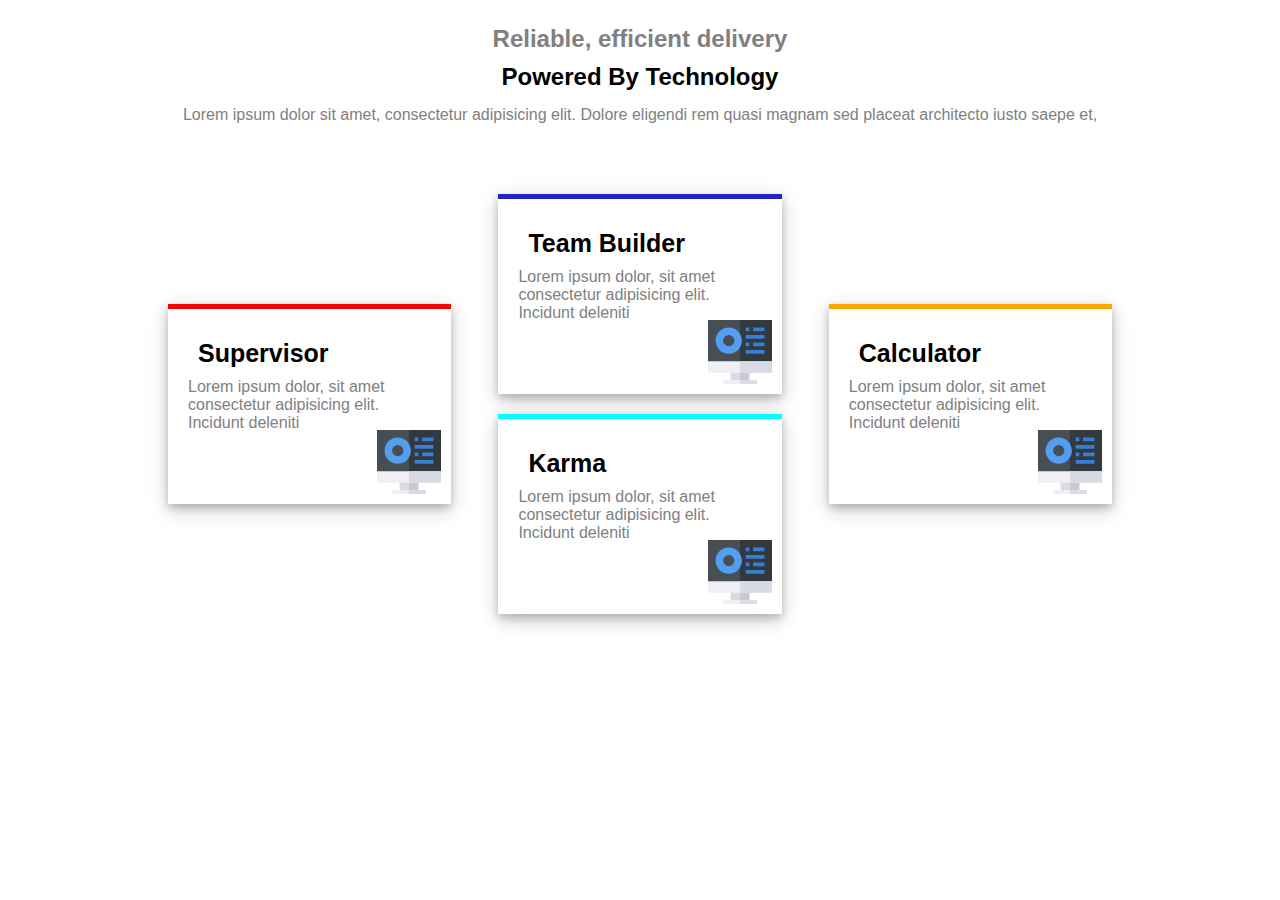
<file: First Design/index.html>
<!DOCTYPE html>
<html lang="en">

<head>
    <meta charset="UTF-8">
    <meta name="viewport" content="width=device-width, initial-scale=1.0">
    <link rel="stylesheet" href="style.css">
    <title>Frontend design</title>
</head>

<body>
  
    <div class="maincontainer">
        <div class="displaytext">
            <h2 style="color:grey">Reliable, efficient delivery</h2>
            <h2 style="margin-top:10px">Powered By Technology</h2>
            <p style="color: grey; margin-top:15px">Lorem ipsum dolor sit amet, consectetur adipisicing elit. Dolore eligendi rem quasi magnam sed placeat
                architecto iusto saepe et, 
            </p>
        </div>
        <div class="cards">
            <div class="row">
                <div class="red card">
                    <div class="cardhead">Supervisor</div>
                    <div class="cardtext"style="color: gray;">Lorem ipsum dolor, sit amet consectetur adipisicing elit. Incidunt deleniti
                        </div>
                        <img src="icon-calculator.svg">
                       
                </div>
            </div>

            <div class="row">
                <div class="blue card">
                    <div class="cardhead" >Team Builder</div>
                    <div class="cardtext"style="color: gray;">Lorem ipsum dolor, sit amet consectetur adipisicing elit. Incidunt deleniti
                        </div>
                        <img src="icon-calculator.svg">
                </div>
                <div class="dark card">
                    <div class="cardhead">Karma</div>
                    <div class="cardtext" style="color: gray;">Lorem ipsum dolor, sit amet consectetur adipisicing elit. Incidunt deleniti
                        </div>
                        <img src="icon-calculator.svg">
                </div>
            </div>
            <div class="row">
                <div class="orange card">
                    <div class="cardhead">Calculator</div>
                    <div class="cardtext"style="color: gray;">Lorem ipsum dolor, sit amet consectetur adipisicing elit. Incidunt deleniti
                        </div>
                        <img src="icon-calculator.svg">
                </div>
            </div>
        </div>


    </div>
</body>

</html>
</file>
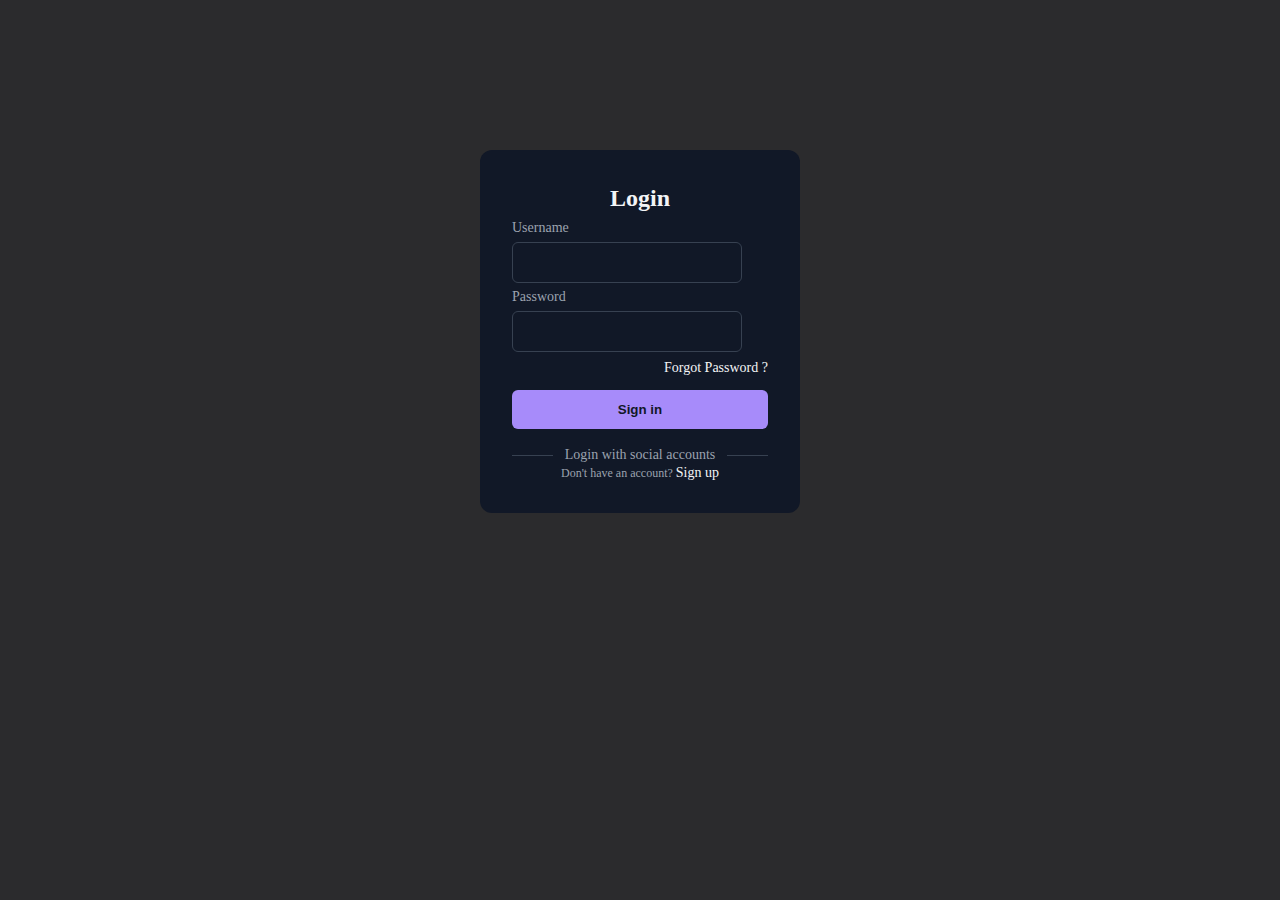
<file: login/index.html>
<!DOCTYPE html>
<html lang="en">

<head>
    <meta charset="UTF-8">
    <meta name="viewport" content="width=device-width, initial-scale=1.0">
    <title>Document</title>
    <style>
        * {
            margin: 0;
            padding: 0;
            box-sizing: border-box;
        }
        body{
            background-color: rgb(43, 43, 45);
        }

        .form-container {
            width: 320px;
            border-radius: 0.75rem;
            background-color: rgba(17, 24, 39, 1);
            padding: 2rem;
            margin: 150px auto;

            color: rgba(243, 244, 246, 1);
        }

        .title {
            text-align: center;
            font-size: 1.5rem;
            line-height: 2rem;
            font-weight: 700;
        }

        .form {
            margin-top: 1.5rem;


        }

        .input-group {
            margin-top: 0.25rem;
            font-size: 0.875rem;
            line-height: 1.25rem;
        }

        .input-group label {
            display: block;
            color: rgba(156, 163, 175, 1);
            margin-bottom: 4px;
        }

        .input-group input {
            width: 90%;
            border-radius: 0.375rem;
            border: 1px solid rgba(55, 65, 81, 1);
            outline: 0;
            background-color: rgba(17, 24, 39, 1);
            padding: 0.75rem 1rem;
            color: rgba(243, 244, 246, 1);
        }

        .input-group input:focus {
            border-color: rgba(167, 139, 250);
        }

        .forgot {
            display: -webkit-box;
            display: -ms-flexbox;
            display: flex;
            -webkit-box-pack: end;
            -ms-flex-pack: end;
            justify-content: flex-end;
            font-size: 0.75rem;
            line-height: 1rem;
            color: rgba(156, 163, 175, 1);
            margin: 8px 0 14px 0;
        }

        .forgot a,
        .signup a {
            color: rgba(243, 244, 246, 1);
            text-decoration: none;
            font-size: 14px;
        }

        .forgot a:hover,
        .signup a:hover {
            -webkit-text-decoration: underline rgba(167, 139, 250, 1);
            text-decoration: underline rgba(167, 139, 250, 1);
        }

        .sign {
            display: block;
            width: 100%;
            background-color: rgba(167, 139, 250, 1);
            padding: 0.75rem;
            text-align: center;
            color: rgba(17, 24, 39, 1);
            border: none;
            border-radius: 0.375rem;
            font-weight: 600;
        }

        .social-message {
            display: -webkit-box;
            display: -ms-flexbox;
            display: flex;
            -webkit-box-align: center;
            -ms-flex-align: center;
            align-items: center;
            padding-top: 1rem;
        }

        .line {
            height: 1px;
            -webkit-box-flex: 1;
            -ms-flex: 1 1 0%;
            flex: 1 1 0%;
            background-color: rgba(55, 65, 81, 1);
        }

        .social-message .message {
            padding-left: 0.75rem;
            padding-right: 0.75rem;
            font-size: 0.875rem;
            line-height: 1.25rem;
            color: rgba(156, 163, 175, 1);
        }

        .social-icons {
            display: -webkit-box;
            display: -ms-flexbox;
            display: flex;
            -webkit-box-pack: center;
            -ms-flex-pack: center;
            justify-content: center;
        }

        .social-icons .icon {
            border-radius: 0.125rem;
            padding: 0.75rem;
            border: none;
            background-color: transparent;
            margin-left: 8px;
        }

        .social-icons .icon svg {
            height: 1.25rem;
            width: 1.25rem;
            fill: #fff;
        }

        .signup {
            text-align: center;
            font-size: 0.75rem;
            line-height: 1rem;
            color: rgba(156, 163, 175, 1);
        }
        .wrong{
            background-color: red  !important;
            border:2px solid red ;
        }
    </style>
</head>

<body>
    <form >
        <div class="form-container">
            <p class="title">Login</p>
        
            <div class="input-group">
                <label for="username">Username</label>
                <input type="text" name="username" id="username" class="inp" placeholder="" oninput="refer()">
            </div>
            <div class="input-group">
                <label for="password">Password</label>
                <input type="password" name="password" id="password" class="inp" placeholder="" oninput="refer()">
                <div class="forgot">
                    <a rel="noopener noreferrer" href="#">Forgot Password ?</a>
                </div>
            </div>
            <button class="sign" onclick="validate(event)">Sign in</button>
        
            <div class="social-message">
                <div class="line"></div>
                <p class="message">Login with social accounts</p>
                <div class="line"></div>
            </div>
        
            <p class="signup">Don't have an account?
                <a rel="noopener noreferrer" href="#" class="">Sign up</a>
            </p>
        </div>
    </form>
    <script src="script.js"></script>
</body>

</html>
</file>
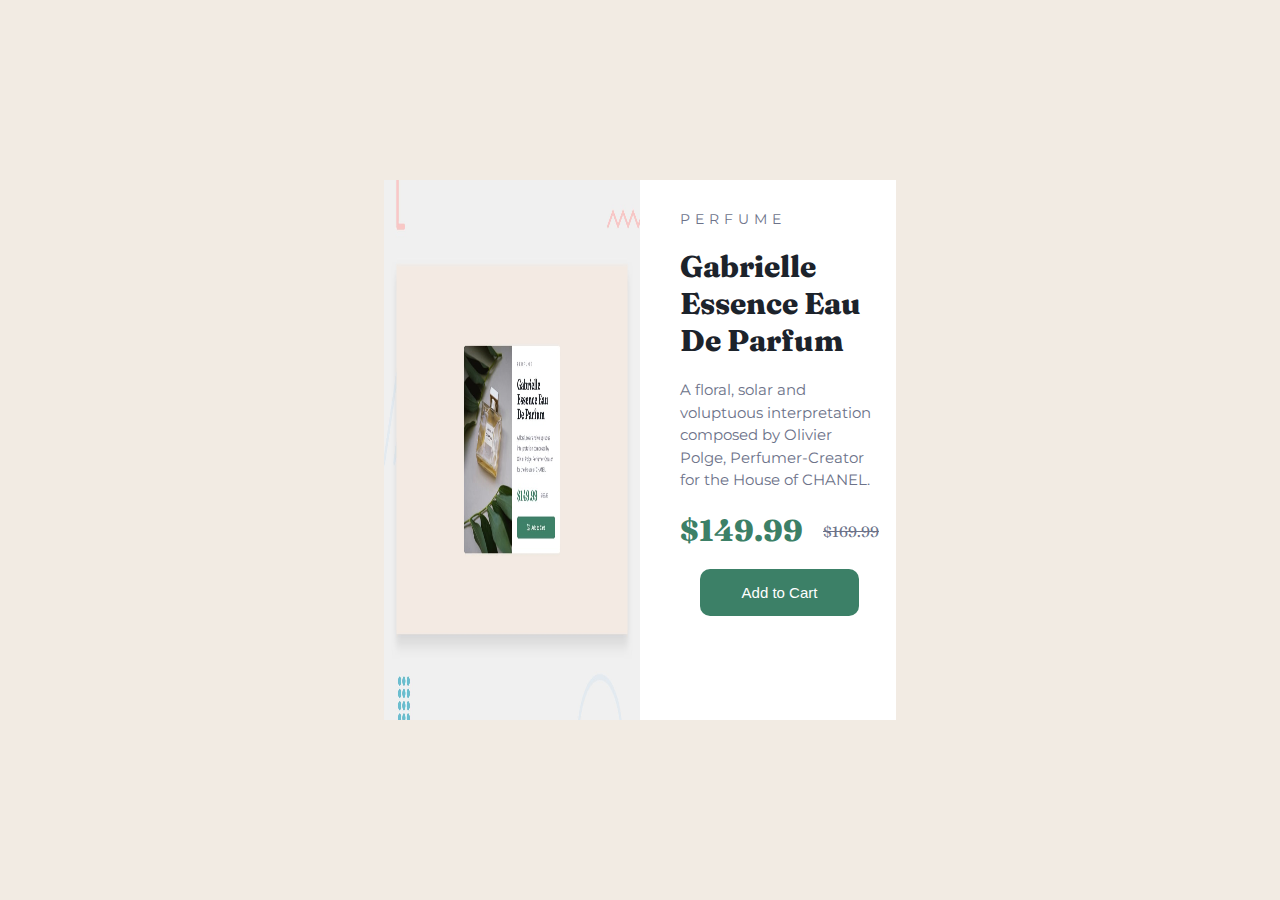
<file: ProfileCard/index.html>
<!DOCTYPE html>
<html lang="en">
<head>
    <meta charset="UTF-8">
    <meta name="viewport" content="width=device-width, initial-scale=1.0">
    <title>Profile Card</title>
    <link rel="stylesheet" href="style.css">
</head>
<body>
    <div class="card">
        <img src="desktop-preview.jpg" alt="" class="image">
        <div class="info">
            <div class="pad perfume" style="padding-top: 30px;">PERFUME</div>
    
            <div class="pad heading">
                <div>Gabrielle</div>
                <div>Essence Eau </div>
                <div>De Parfum</div>
            </div>
    
            <div class="pad para">
                A floral, solar and voluptuous interpretation composed by Olivier Polge,
                Perfumer-Creator for the House of CHANEL.
            </div>
    
            <div class="pad flex">
                <span class="price1">$149.99</span>
                <span class="price2">$169.99</span>
            </div>
    
            <div class="pad flex">
                <div class="button">Add to Cart</div>
            </div>
    
        </div>
    
    </div>
</body>
</html>
</file>
<file: First Design/style.css>
* {
    margin: 0;
    padding: 0;
    box-sizing: border-box;

    font-family: 'Poppins', sans-serif;
}

.maincontainer {
    display: flex;
    align-items: center;
    justify-content: center;
    padding: 25px;
    flex-direction: column;
}

.displaytext {
    text-align: center;

}

.cardhead {
    font-size: 25px;
    font-weight: bold;
    padding: 10px
}

.cards {
    display: flex;
    padding: 20px;
    justify-content: space-between;
    width: 80%;
    margin-top: 50px;
}

.card {
    height: 200px;
    position: relative;
    padding: 20px;
    box-shadow: 0 4px 8px 0 rgba(0, 0, 0, 0.2), 0 6px 20px 0 rgba(0, 0, 0, 0.19);
}

.dark {
    margin-top: 20px;
    border-top: 5px solid cyan;
}

.red {
    border-top: 5px solid red;
}

.blue {
    border-top: 5px solid rgb(35, 35, 197);
}

.orange {
    border-top: 5px solid orange;
}

img {
    position: absolute;
    bottom: 10px;
    right: 10px;
}


.row {
    display: flex;
    width: 30%;
    flex-direction: column;
    justify-content: center;
}

@media (max-width:1250px) {
    .cards {
        width: 100%;
        flex-direction: column;
    }

    .row {
        width: 100%;
        margin-bottom: 20px;
    }
}
</file>
<file: ProfileCard/style.css>
@import url('https://fonts.googleapis.com/css2?family=Fraunces:opsz,wght@9..144,500;9..144,700&family=Roboto:wght@500;700&display=swap');
@import url('https://fonts.googleapis.com/css2?family=Fraunces:opsz,wght@9..144,500;9..144,700&family=Montserrat:wght@500&family=Roboto:wght@500;700&display=swap');

* {
    margin: 0;
    padding: 0;
    box-sizing: border-box;
}

body {
    background-color: hsl(30, 38%, 92%);
    height: 100vh;
    display: flex;
    justify-content: center;
    align-items: center;
    font-size: 15px;
    font-family: 'Fraunces', serif;
}

.card {
    height: 60%;
    min-height: 500px;
    width: 40%;
    min-width: 500px;
    
    background-color: hsl(0, 0%, 100%);
    display: flex;
}

.image {
    width: 50%;
    height: auto;
}

.perfume {
    font-family: 'Montserrat', sans-serif;
    color: hsl(228, 12%, 48%);
    letter-spacing: 5px;
    font-size: 14px;
}

.heading {
    color: hsl(212, 21%, 14%);
    font-weight: 800;
    font-size: 30px;
}

.para {
    color: hsl(228, 12%, 48%);
    font-family: 'Montserrat', sans-serif;
    line-height: 1.5;
}

.info {
    display: flex;
    flex-direction: column;
}

.pad {
    padding: 10px 40px;
}

.price1 {
    font-size: 30px;
    color: hsl(158, 36%, 37%);
    font-weight: 800;
    padding-right: 20px;
}

.price2 {
    text-decoration: line-through;
    color: hsl(228, 12%, 48%);
    padding-top: 10px;
}

.button {
    background-color: hsl(158, 36%, 37%);
    padding: 15px;
    border-radius: 10px;
    color: hsl(0, 0%, 100%);
    margin: 0 20px;
    font-family: 'Monsterrat', sans-serif;
    width: 100%;
    text-align: center;

}

.button:hover {
    background-color: hsl(160, 53%, 14%);
}

.flex {
    display: flex;
}

@media (max-width:550px) {
    body {
        height: 100%;
    }

    .card {
        width: 99%;
        flex-direction: column;
        min-width: 0px;

    }

    .image {
        width: 100%;
    }

    .perfume,
    .heading {
        text-align: center;
    }

}
</file>
